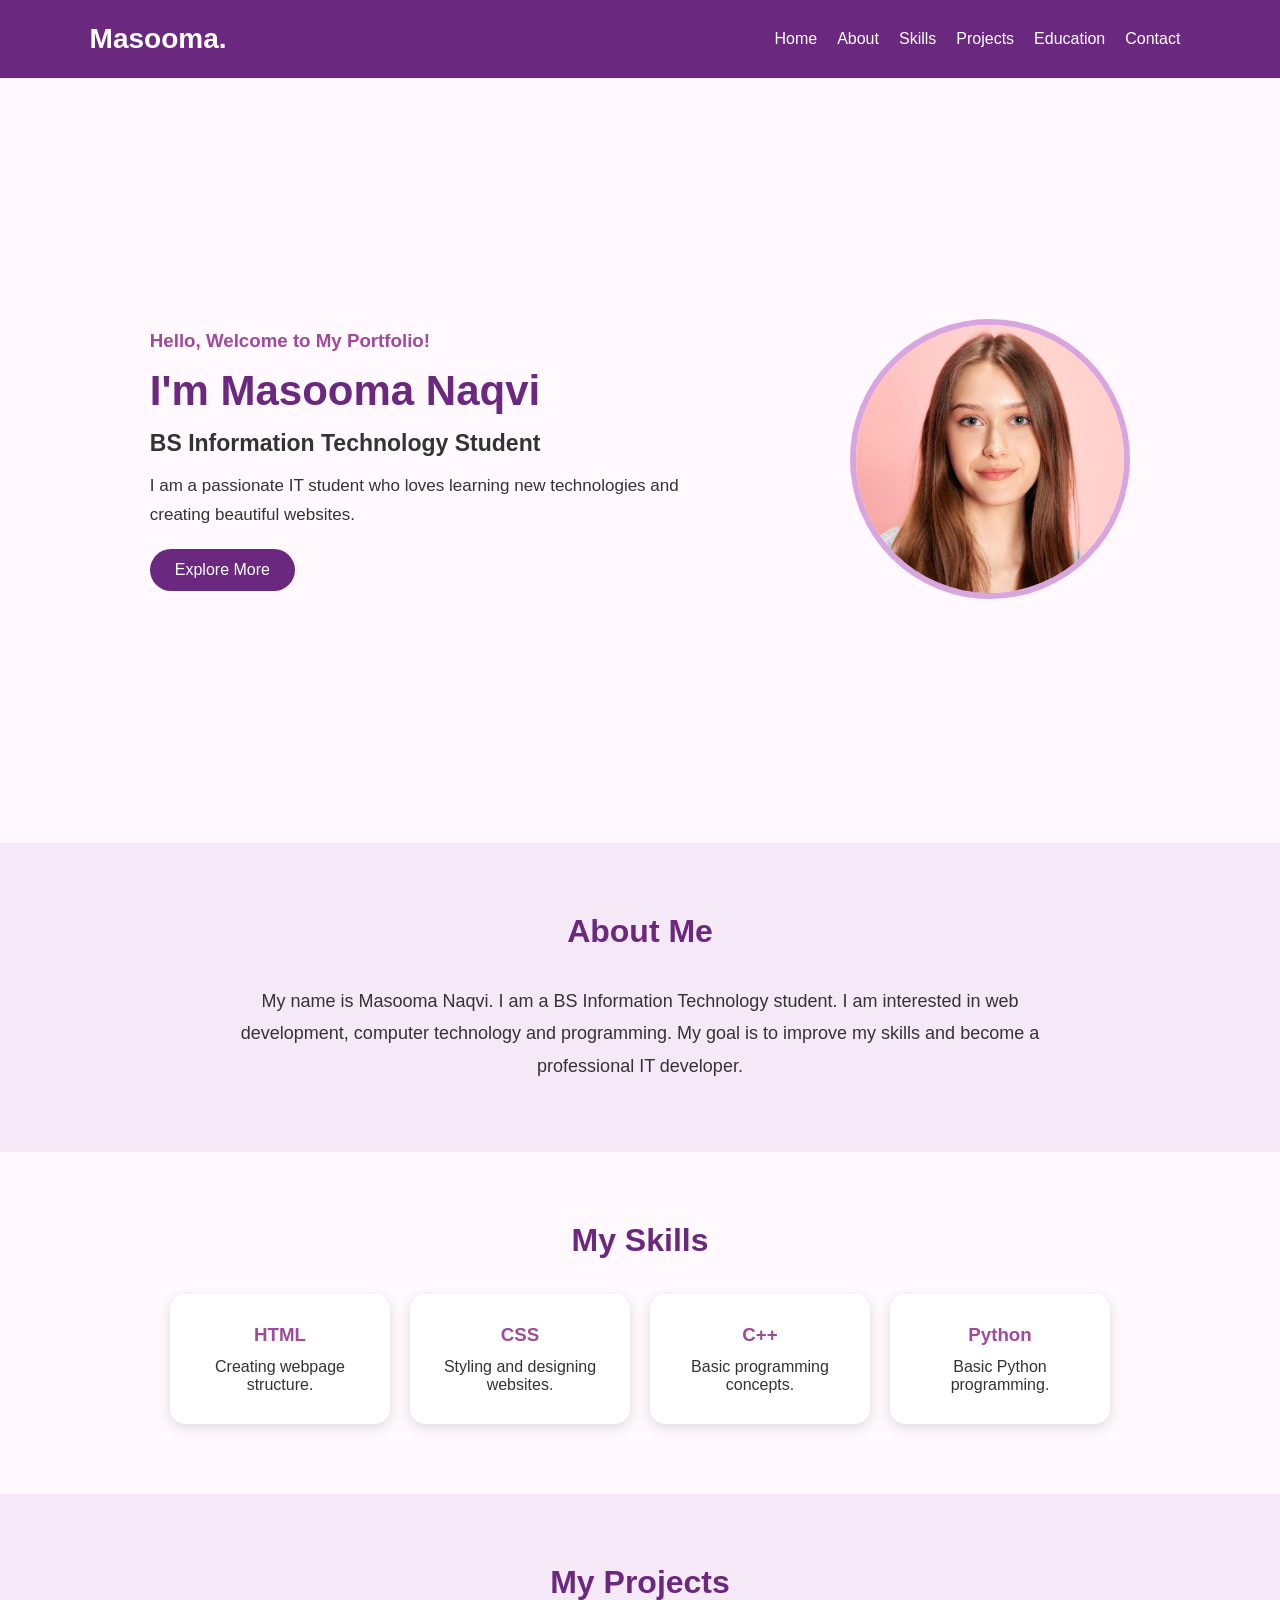
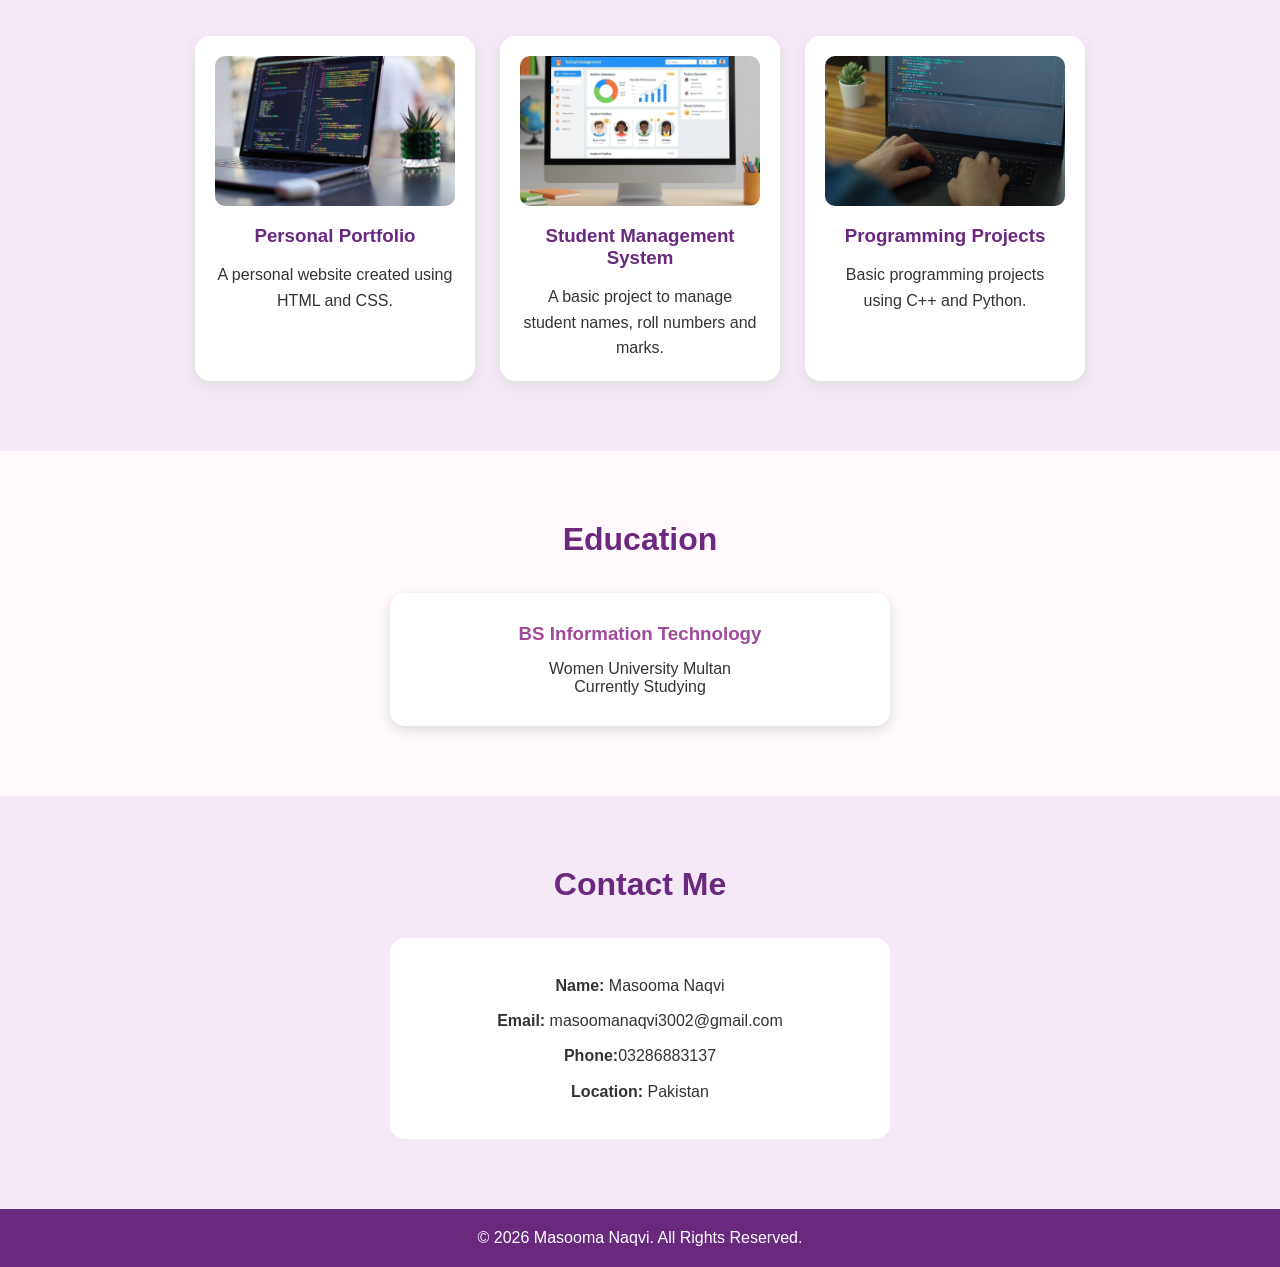
<file: Masooma-Portfolio/index.html>
<!DOCTYPE html>
<html lang="en">
<head>
    <meta charset="UTF-8">
    <meta name="viewport" content="width=device-width, initial-scale=1.0">
    <title>Masooma Naqvi | Portfolio</title>
    <link rel="stylesheet" href="style.css">
</head>

<body>

    <!-- Navigation Bar -->
    <header>
        <nav>
            <h2 class="logo">Masooma.</h2>

            <ul>
                <li><a href="#home">Home</a></li>
                <li><a href="#about">About</a></li>
                <li><a href="#skills">Skills</a></li>
                <li><a href="#projects">Projects</a></li>
                <li><a href="#education">Education</a></li>
                <li><a href="#contact">Contact</a></li>
            </ul>
        </nav>
    </header>


    <!-- 1. Home / Introduction -->
    <section id="home" class="home">
        <div class="home-content">
            <h3>Hello, Welcome to My Portfolio!</h3>

            <h1>I'm Masooma Naqvi</h1>

            <h2>BS Information Technology Student</h2>

            <p>
                I am a passionate IT student who loves
                learning new technologies and creating
                beautiful websites.
            </p>

            <a href="#about" class="btn">Explore More</a>
        </div>

        <div class="home-image">
            <img src="images/profile.jpg" alt="My Profile">
        </div>
    </section>


    <!-- 2. About Me -->
    <section id="about" class="about">
        <h2 class="heading">About Me</h2>

        <div class="about-content">
            <p>
                My name is Masooma Naqvi. I am a
                BS Information Technology student.

                I am interested in web development,
                computer technology and programming.

                My goal is to improve my skills and
                become a professional IT developer.
            </p>
        </div>
    </section>


    <!-- 3. My Skills -->
    <section id="skills" class="skills">
        <h2 class="heading">My Skills</h2>

        <div class="skill-container">

            <div class="skill-box">
                <h3>HTML</h3>
                <p>Creating webpage structure.</p>
            </div>

            <div class="skill-box">
                <h3>CSS</h3>
                <p>Styling and designing websites.</p>
            </div>

            <div class="skill-box">
                <h3>C++</h3>
                <p>Basic programming concepts.</p>
            </div>

            <div class="skill-box">
                <h3>Python</h3>
                <p>Basic Python programming.</p>
            </div>

        </div>
    </section>


    <!-- 4. My Projects -->
    <section id="projects" class="projects">
        <h2 class="heading">My Projects</h2>

        <div class="project-container">

            <div class="project-box">
                <img src="images/project1.jpg" alt="Portfolio Project">
                <h3>Personal Portfolio</h3>
                <p>
                    A personal website created using
                    HTML and CSS.
                </p>
            </div>

            <div class="project-box">
                <img src="images/project2.jpg" alt="Student Project">
                <h3>Student Management System</h3>
                <p>
                    A basic project to manage student
                    names, roll numbers and marks.
                </p>
            </div>

            <div class="project-box">
                <img src="images/project3.jpg" alt="Programming Project">
                <h3>Programming Projects</h3>
                <p>
                    Basic programming projects using
                    C++ and Python.
                </p>
            </div>

        </div>
    </section>


    <!-- 5. Education -->
    <section id="education" class="education">
        <h2 class="heading">Education</h2>

        <div class="education-box">
            <h3>BS Information Technology</h3>
            <p>Women University Multan</p>
            <p>Currently Studying</p>
        </div>
    </section>


    <!-- 6. Contact Information -->
    <section id="contact" class="contact">
        <h2 class="heading">Contact Me</h2>

        <div class="contact-box">
            <p><b>Name:</b> Masooma Naqvi</p>

            <p><b>Email:</b> masoomanaqvi3002@gmail.com</p>

            <p><b>Phone:</b>03286883137</p>

            <p><b>Location:</b> Pakistan</p>
        </div>
    </section>


    <!-- Footer -->
    <footer>
        <p>© 2026 Masooma Naqvi. All Rights Reserved.</p>
    </footer>

</body>
</html>
</file>
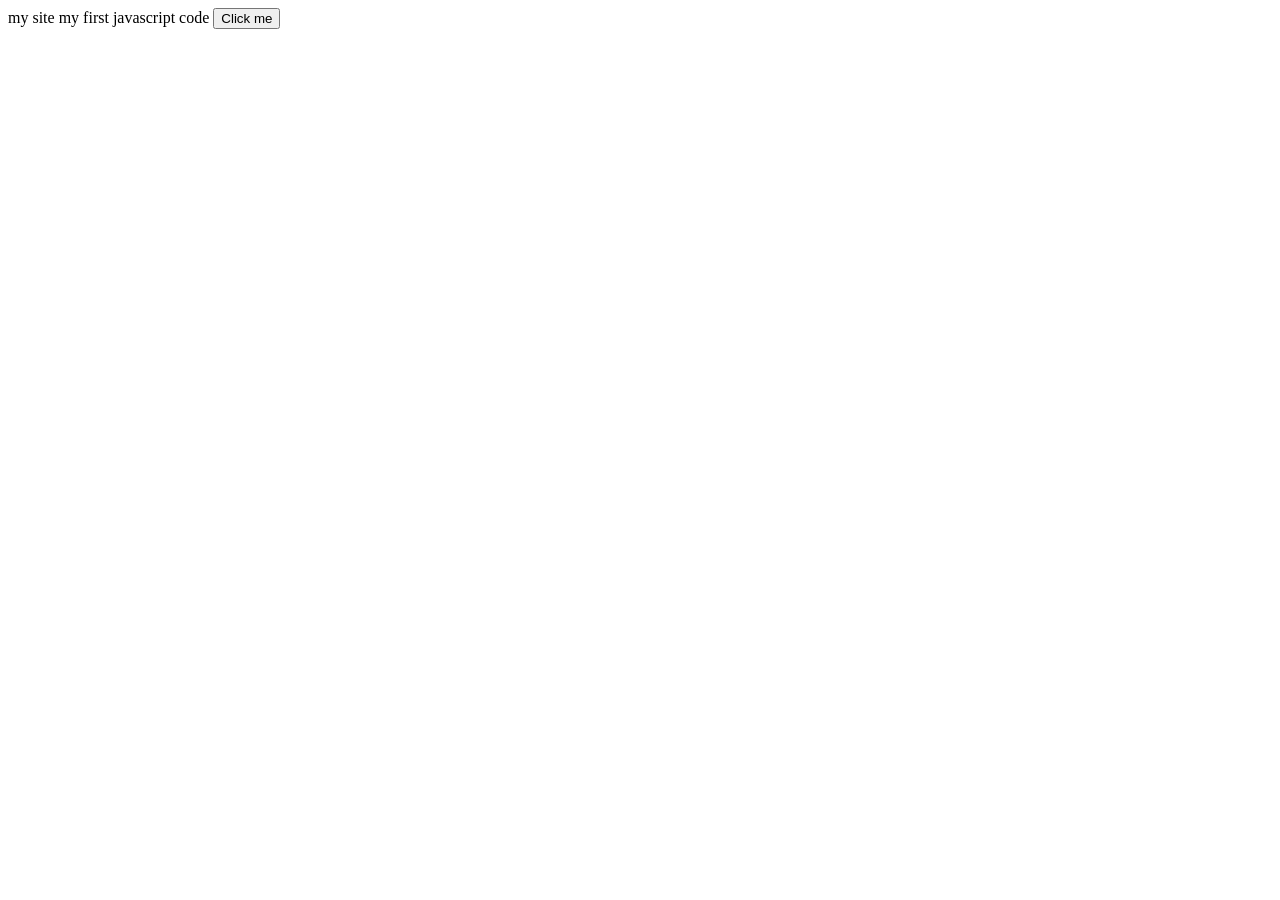
<file: Masooma-Portfolio/gaming zone/Alibazahid/JavaScript-practice/externaljawascript/index.html>
<html>
    <head>
        <tittle> my site </tittle>
    </head>
    <body>
        my first javascript code
        <button onclick="showmessage()">Click me</button>
        <script> 
            function showmessage()
            {
                alert("You clicked the button!");
            }
        </script>
    </body>
</html>
</file>
<file: Masooma-Portfolio/style.css>
/* General Styling */

* {
    margin: 0;
    padding: 0;
    box-sizing: border-box;
    scroll-behavior: smooth;
}

body {
    font-family: Arial, sans-serif;
    background-color: #fff8fc;
    color: #333;
}


/* Navigation Bar */

header {
    background-color: #6a287e;
    padding: 20px 7%;
}

nav {
    display: flex;
    justify-content: space-between;
    align-items: center;
    flex-wrap: wrap;
}

.logo {
    color: white;
    font-size: 28px;
}

nav ul {
    display: flex;
    list-style: none;
    flex-wrap: wrap;
}

nav ul li {
    margin: 10px;
}

nav ul li a {
    color: white;
    text-decoration: none;
    font-size: 16px;
}

nav ul li a:hover {
    color: #ffb6d5;
}


/* Home Section */

.home {
    min-height: 85vh;
    display: flex;
    align-items: center;
    justify-content: space-around;
    padding: 50px 7%;
    gap: 30px;
}

.home-content {
    max-width: 550px;
}

.home-content h3 {
    color: #a04a9b;
    margin-bottom: 15px;
}

.home-content h1 {
    font-size: 42px;
    color: #6a287e;
    margin-bottom: 15px;
}

.home-content h2 {
    font-size: 23px;
    margin-bottom: 15px;
}

.home-content p {
    font-size: 17px;
    line-height: 1.7;
}

.home-image img {
    width: 280px;
    height: 280px;
    border-radius: 50%;
    object-fit: cover;
    border: 6px solid #d9a5df;
}

.btn {
    display: inline-block;
    background-color: #6a287e;
    color: white;
    padding: 12px 25px;
    margin-top: 20px;
    text-decoration: none;
    border-radius: 25px;
}

.btn:hover {
    background-color: #a04a9b;
}


/* Common Heading */

.heading {
    text-align: center;
    color: #6a287e;
    font-size: 32px;
    margin-bottom: 35px;
}


/* About Section */

.about {
    padding: 70px 10%;
    background-color: #f5e8f7;
}

.about-content {
    max-width: 800px;
    margin: auto;
    text-align: center;
    font-size: 18px;
    line-height: 1.8;
}


/* Skills Section */

.skills {
    padding: 70px 7%;
}

.skill-container {
    display: flex;
    justify-content: center;
    flex-wrap: wrap;
    gap: 20px;
}

.skill-box {
    background-color: white;
    padding: 30px;
    width: 220px;
    text-align: center;
    border-radius: 15px;
    box-shadow: 0 4px 12px #ddd;
}

.skill-box h3 {
    color: #a04a9b;
    margin-bottom: 12px;
}


/* Projects Section */

.projects {
    padding: 70px 7%;
    background-color: #f5e8f7;
}

.project-container {
    display: flex;
    justify-content: center;
    flex-wrap: wrap;
    gap: 25px;
}

.project-box {
    background-color: white;
    width: 280px;
    padding: 20px;
    text-align: center;
    border-radius: 15px;
    box-shadow: 0 4px 12px #ddd;
}

.project-box img {
    width: 100%;
    height: 150px;
    object-fit: cover;
    border-radius: 10px;
}

.project-box h3 {
    color: #6a287e;
    margin: 15px 0;
}

.project-box p {
    line-height: 1.6;
}


/* Education Section */

.education {
    padding: 70px 7%;
    text-align: center;
}

.education-box {
    background-color: white;
    max-width: 500px;
    margin: auto;
    padding: 30px;
    border-radius: 15px;
    box-shadow: 0 4px 12px #ddd;
}

.education-box h3 {
    color: #a04a9b;
    margin-bottom: 15px;
}


/* Contact Section */

.contact {
    padding: 70px 7%;
    background-color: #f5e8f7;
    text-align: center;
}

.contact-box {
    background-color: white;
    max-width: 500px;
    margin: auto;
    padding: 30px;
    border-radius: 15px;
    line-height: 2.2;
}


/* Footer */

footer {
    background-color: #6a287e;
    color: white;
    text-align: center;
    padding: 20px;
}


/* Responsive Design */

@media (max-width: 768px) {

    nav {
        flex-direction: column;
    }

    nav ul {
        justify-content: center;
    }

    .home {
        flex-direction: column-reverse;
        text-align: center;
    }

    .home-content h1 {
        font-size: 32px;
    }

    .home-image img {
        width: 220px;
        height: 220px;
    }

    .skill-container,
    .project-container {
        flex-direction: column;
        align-items: center;
    }

}
</file>
